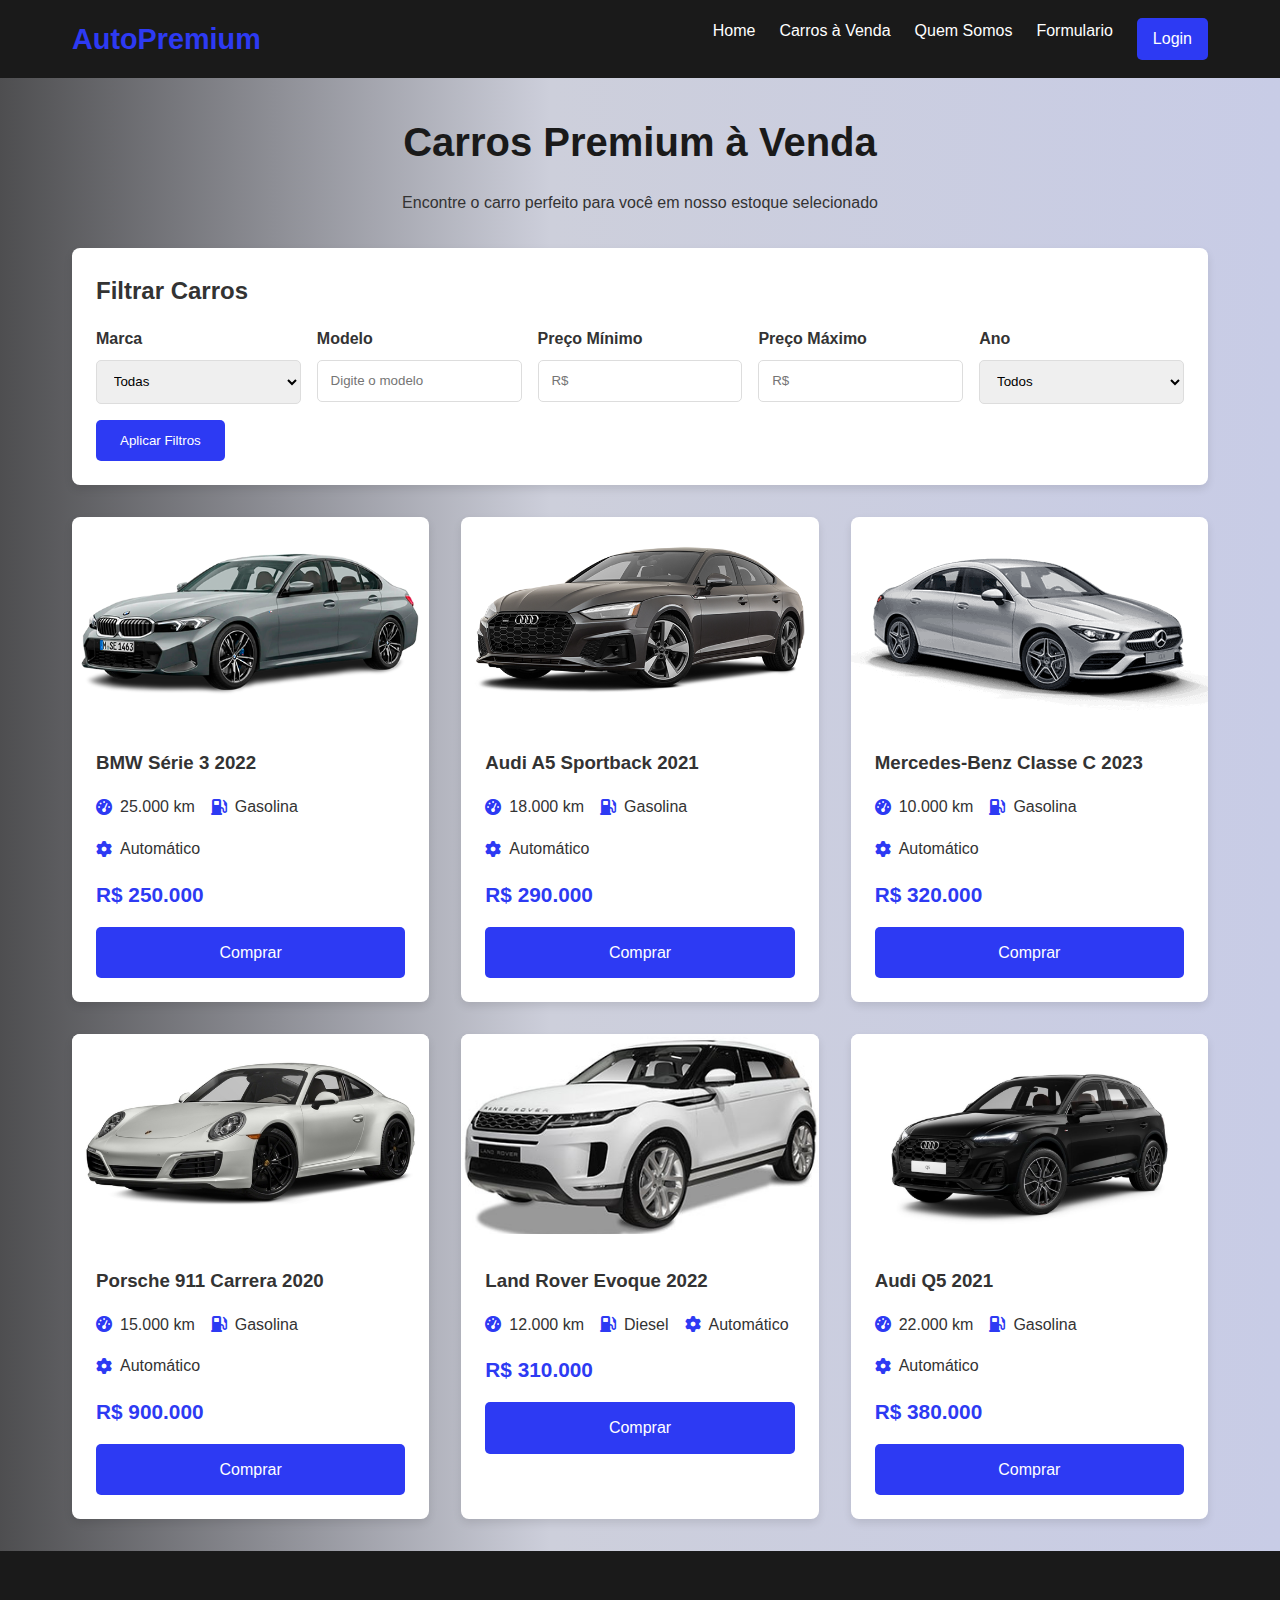
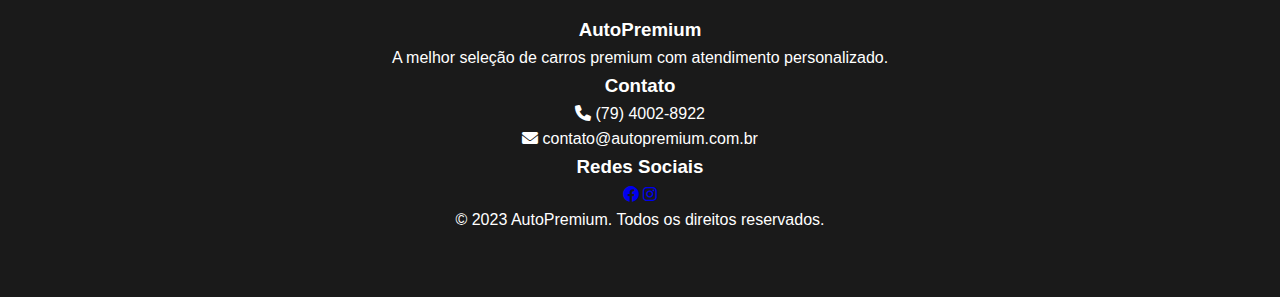
<file: carros.html>
<!DOCTYPE html>
<html lang="pt-BR">
<head>
    <meta charset="UTF-8">
    <meta name="viewport" content="width=device-width, initial-scale=1.0">
    <title>Carros à Venda - AutoPremium</title>
    <link rel="stylesheet" href="style.css">
    <link rel="stylesheet" href="https://cdnjs.cloudflare.com/ajax/libs/font-awesome/6.0.0-beta3/css/all.min.css">
</head>
<body>
    <header>
        <nav>
            <div class="logo">AutoPremium</div>
            <ul class="nav-links">
                <li><a href="index.html">Home</a></li>
                <li><a href="carros.html">Carros à Venda</a></li>
                <li><a href="quem-somos.html">Quem Somos</a></li>
                <li><a href="formulario.html">Formulario</a></li>
                <li><a href="login.html" class="btn">Login</a></li>
            </ul>
        </nav>
    </header>

    <div class="container">
        <section class="cars-cab">
            <h1>Carros Premium à Venda</h1>
            <p>Encontre o carro perfeito para você em nosso estoque selecionado</p>
        </section>

        <section class="filtro-sel">
            <h2>Filtrar Carros</h2>
            <div class="filtro-op">
                <div class="filtro-grupo">
                    <label for="brand">Marca</label>
                    <select id="brand">
                        <option value="">Todas</option>
                        <option value="audi">Audi</option>
                        <option value="bmw">BMW</option>
                        <option value="mercedes">Mercedes-Benz</option>
                        <option value="porsche">Porsche</option>
                        <option value="landrover">Land Rover</option>
                    </select>
                </div>
                <div class="filtro-grupo">
                    <label for="model">Modelo</label>
                    <input type="text" id="model" placeholder="Digite o modelo">
                </div>
                <div class="filtro-grupo">
                    <label for="price-min">Preço Mínimo</label>
                    <input type="number" id="price-min" placeholder="R$">
                </div>
                <div class="filtro-grupo">
                    <label for="price-max">Preço Máximo</label>
                    <input type="number" id="price-max" placeholder="R$">
                </div>
                <div class="filtro-grupo">
                    <label for="year">Ano</label>
                    <select id="year">
                        <option value="">Todos</option>
                        <option value="2023">2023</option>
                        <option value="2022">2022</option>
                        <option value="2021">2021</option>
                        <option value="2020">2020</option>
                    </select>
                </div>
            </div>
            <button class="apply-filters">Aplicar Filtros</button>
        </section>

        <section class="car-list">
            <div class="car-item">
                <img src="imagens/bmw32.png" alt="BMW Série 3">
                <div class="car-details">
                    <h3>BMW Série 3 2022</h3>
                    <div class="car-especificacoes">
                        <div class="car-especificacao">
                            <i class="fas fa-tachometer-alt"></i>
                            <span>25.000 km</span>
                        </div>
                        <div class="car-especificacao">
                            <i class="fas fa-gas-pump"></i>
                            <span>Gasolina</span>
                        </div>
                        <div class="car-especificacao">
                            <i class="fas fa-cog"></i>
                            <span>Automático</span>
                        </div>
                    </div>
                    <p class="car-price">R$ 250.000</p>
                    <a href="#" class="compra">Comprar</a>
                </div>
            </div>

            <div class="car-item">
                <img src="imagens/audia5sb.png" alt="Audi A5">
                <div class="car-details">
                    <h3>Audi A5 Sportback 2021</h3>
                    <div class="car-especificacoes">
                        <div class="car-especificacao">
                            <i class="fas fa-tachometer-alt"></i>
                            <span>18.000 km</span>
                        </div>
                        <div class="car-especificacao">
                            <i class="fas fa-gas-pump"></i>
                            <span>Gasolina</span>
                        </div>
                        <div class="car-especificacao">
                            <i class="fas fa-cog"></i>
                            <span>Automático</span>
                        </div>
                    </div>
                    <p class="car-price">R$ 290.000</p>
                    <a href="#" class="compra">Comprar</a>
                </div>
            </div>

            <div class="car-item">
                <img src="imagens/Mercedes-Benz-CLA-200-AMG-PNG-1.png" alt="Mercedes-Benz Classe C">
                <div class="car-details">
                    <h3>Mercedes-Benz Classe C 2023</h3>
                    <div class="car-especificacoes">
                        <div class="car-especificacao">
                            <i class="fas fa-tachometer-alt"></i>
                            <span>10.000 km</span>
                        </div>
                        <div class="car-especificacao">
                            <i class="fas fa-gas-pump"></i>
                            <span>Gasolina</span>
                        </div>
                        <div class="car-especificacao">
                            <i class="fas fa-cog"></i>
                            <span>Automático</span>
                        </div>
                    </div>
                    <p class="car-price">R$ 320.000</p>
                    <a href="#" class="compra">Comprar</a>
                </div>
            </div>

            <div class="car-item">
                <img src="imagens/porsche911.jpg" alt="Porsche 911">
                <div class="car-details">
                    <h3>Porsche 911 Carrera 2020</h3>
                    <div class="car-especificacoes">
                        <div class="car-especificacao">
                            <i class="fas fa-tachometer-alt"></i>
                            <span>15.000 km</span>
                        </div>
                        <div class="car-especificacao">
                            <i class="fas fa-gas-pump"></i>
                            <span>Gasolina</span>
                        </div>
                        <div class="car-especificacao">
                            <i class="fas fa-cog"></i>
                            <span>Automático</span>
                        </div>
                    </div>
                    <p class="car-price">R$ 900.000</p>
                    <a href="#" class="compra">Comprar</a>
                </div>
            </div>

            <div class="car-item">
                <img src="imagens/evoque2022.jpg" alt="Land Rover Evoque">
                <div class="car-details">
                    <h3>Land Rover Evoque 2022</h3>
                    <div  class="car-especificacoes">
                        <div class="car-especificacao">
                            <i class="fas fa-tachometer-alt"></i>
                            <span>12.000 km</span>
                        </div>
                        <div class="car-especificacao">
                            <i class="fas fa-gas-pump"></i>
                            <span>Diesel</span>
                        </div>
                        <div class="car-especificacao">
                            <i class="fas fa-cog"></i>
                            <span>Automático</span>
                        </div>
                    </div>
                    <p class="car-price">R$ 310.000</p>
                    <a href="#" class="compra">Comprar</a>
                </div>
            </div>

            <div class="car-item">
                <img src="imagens/audi-q5.jpeg" alt="Audi Q5">
                <div class="car-details">
                    <h3>Audi Q5 2021</h3>
                    <div class="car-especificacoes">
                        <div class="car-especificacao">
                            <i class="fas fa-tachometer-alt"></i>
                            <span>22.000 km</span>
                        </div>
                        <div class="car-especificacao">
                            <i class="fas fa-gas-pump"></i>
                            <span>Gasolina</span>
                        </div>
                        <div class="car-especificacao">
                            <i class="fas fa-cog"></i>
                            <span>Automático</span>
                        </div>
                    </div>
                    <p class="car-price">R$ 380.000</p>
                    <a href="#" class="compra">Comprar</a>
                </div>
            </div>
        </section>
    </div>

    <footer>
        <div class="container">
            <div class="footer-content">
                <div class="footer-section">
                    <h3>AutoPremium</h3>
                    <p>A melhor seleção de carros premium com atendimento personalizado.</p>
                </div>
                <div class="footer-section">
                    <h3>Contato</h3>
                    <p><i class="fas fa-phone"></i> (79) 4002-8922</p>
                    <p><i class="fas fa-envelope"></i> contato@autopremium.com.br</p>
                </div>
                <div class="footer-section">
                    <h3>Redes Sociais</h3>
                    <div class="social-icons">
                        <a href="https://www.facebook.com/diegosilva.alves.1/"><i class="fab fa-facebook"></i></a>
                        <a href="https://www.instagram.com/diialvees/"><i class="fab fa-instagram"></i></a>
                        
                    </div>
                </div>
            </div>
            <div >
                <p>&copy; 2023 AutoPremium. Todos os direitos reservados.</p>
            </div>
        </div>
    </footer>
</body>
</html>
</file>
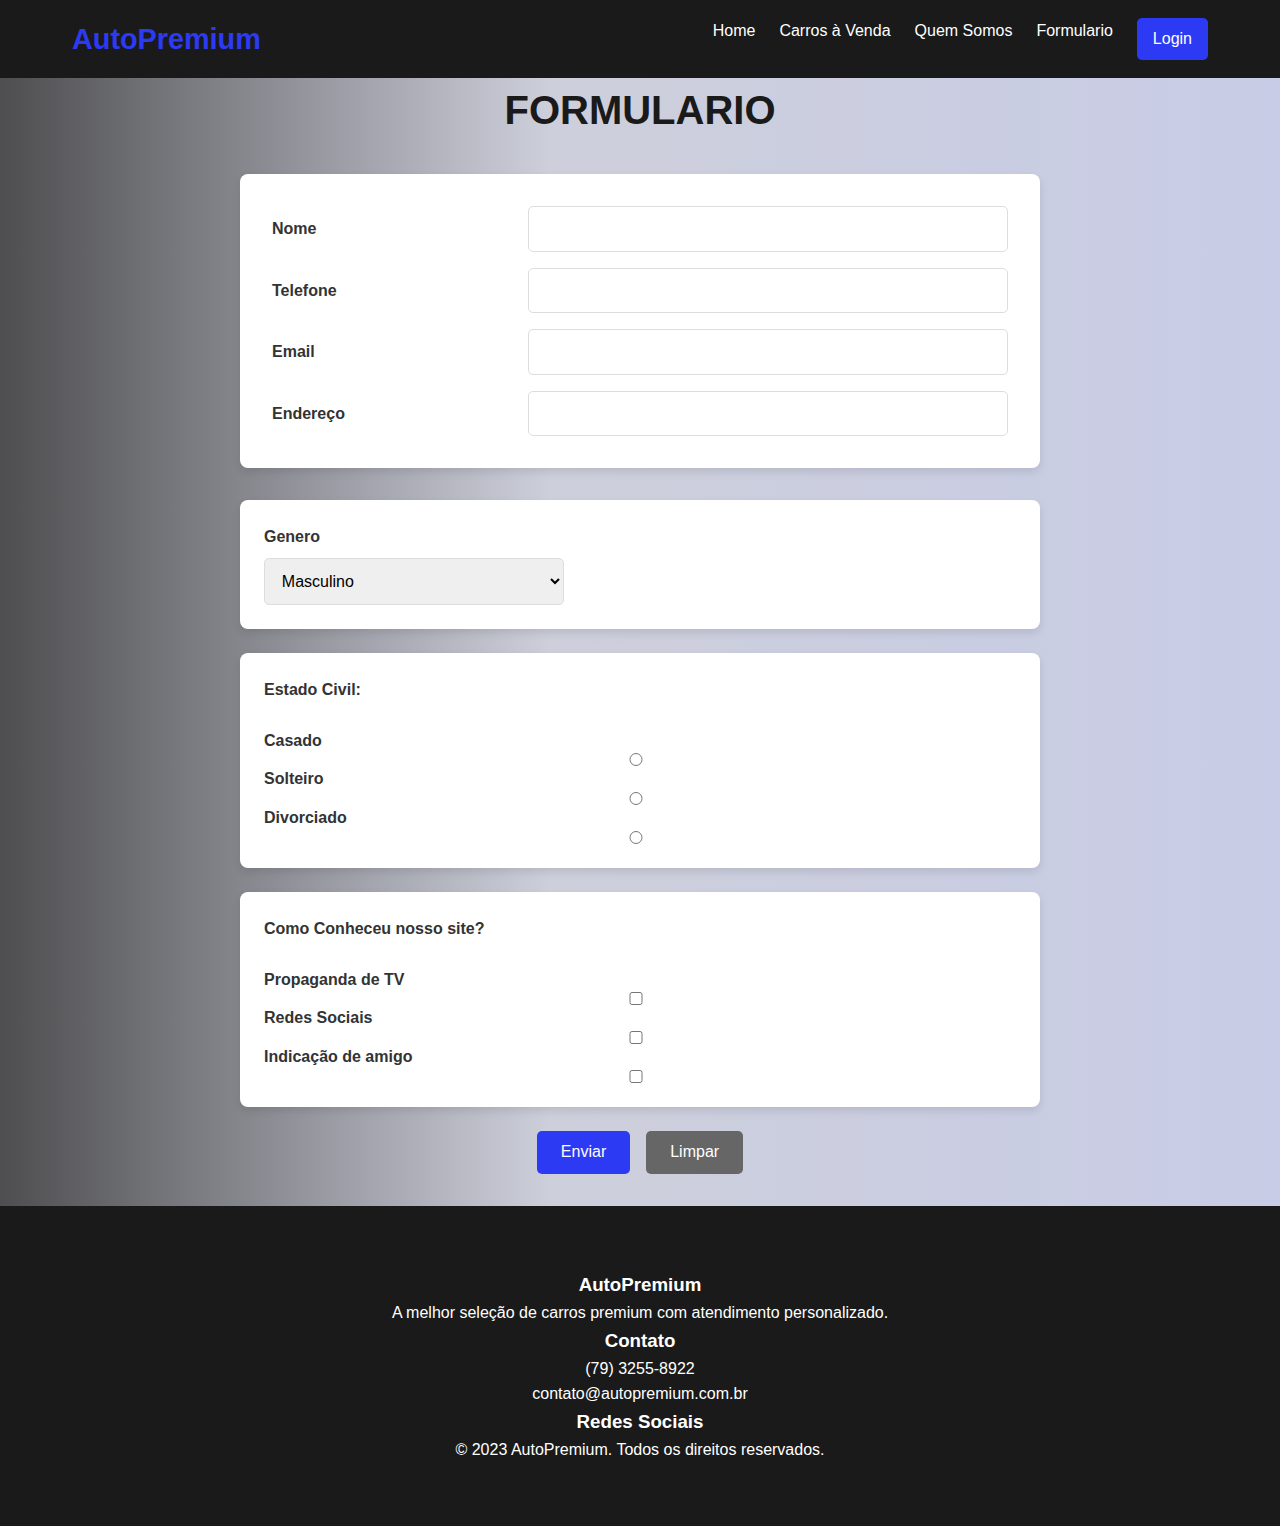
<file: formulario.html>
<!DOCTYPE html>
<html lang="pt-br">

<head>
    <meta charset="UTF-8">
    <meta name="viewport" content="width=device-width, initial-scale=1.0">
    <title>HomePage</title>
    <link rel="stylesheet" href="style.css">
</head>

<body>
    <header>
        <nav>
            <div class="logo">AutoPremium</div>
            <ul class="nav-links">
                <li><a href="index.html">Home</a></li>
                <li><a href="carros.html">Carros à Venda</a></li>
                <li><a href="quem-somos.html">Quem Somos</a></li>
                <li><a href="formulario.html">Formulario</a></li>
                <li><a href="login.html" class="btn">Login</a></li>

            </ul>
        </nav>
    </header>
    <h1>FORMULARIO</h1>

    <div class="container-form">
        <label for="">Nome</label>
        <input type="text" name="cliente" id="cliente">
        <label for="">Telefone</label>
        <input type="text" name="telefone" id="telefone">
        <label for="">Email</label>
        <input type="email" name="email" id="email">
        <label for="">Endereço</label>
        <input type="text" name="endereco" id="endereco">

    </div>

    <div class="genero">
        <label for="">Genero</label><br>
        <select name="" id="">
            <option value="">Masculino</option>
            <option value="">Feminino</option>
        </select>
    </div>


    <div class="estado-civil">
        <label for="">Estado Civil:</label><br>
       
        <label for="">Casado</label>
        <input type="radio" value="Casado" name="estado">
       
        <label for="">Solteiro</label>
        <input type="radio" value="Solteiro" name="estado">
       
        <label for="">Divorciado</label>
        <input type="radio" value="Divorciado" name="estado">
    </div>

    <div class="indicacao">
        <label for="">Como Conheceu nosso site?</label><br>
       
        <label for="">Propaganda de TV</label>
        <input type="checkbox" name="informacao" id="" value="Jornal">
        
        <label for="">Redes Sociais</label>
        <input type="checkbox" name="informacao" id="" value="redes sociais">
       
        <label for="">Indicação de amigo</label>
        <input type="checkbox" name="informacao" id="" value="amigo">
       
    </div>
    <div class="button">
        <button value="enviar" name="enviar">Enviar</button>
        <input type="button" value="Limpar">
    </div>
     <footer>
        <div class="container">
            <div class="footer-content">
                <div class="footer-section">
                    <h3>AutoPremium</h3>
                    <p>A melhor seleção de carros premium com atendimento personalizado.</p>
                </div>
                <div class="footer-section">
                    <h3>Contato</h3>
                    <p><i class="fas fa-phone"></i> (79) 3255-8922</p>
                    <p><i class="fas fa-envelope"></i> contato@autopremium.com.br</p>
                </div>
                <div class="footer-section">
                    <h3>Redes Sociais</h3>
                    <div class="social-icons">
                        <a href="https://www.facebook.com/diegosilva.alves.1/"><i class="fab fa-facebook"></i></a>
                        <a href="https://www.instagram.com/diialvees/"><i class="fab fa-instagram"></i></a>
                        
                    </div>
                </div>
            </div>
            <div>
                <p>&copy; 2023 AutoPremium. Todos os direitos reservados.</p>
            </div>
        </div>
    </rodape>
</body>

</html>
</file>
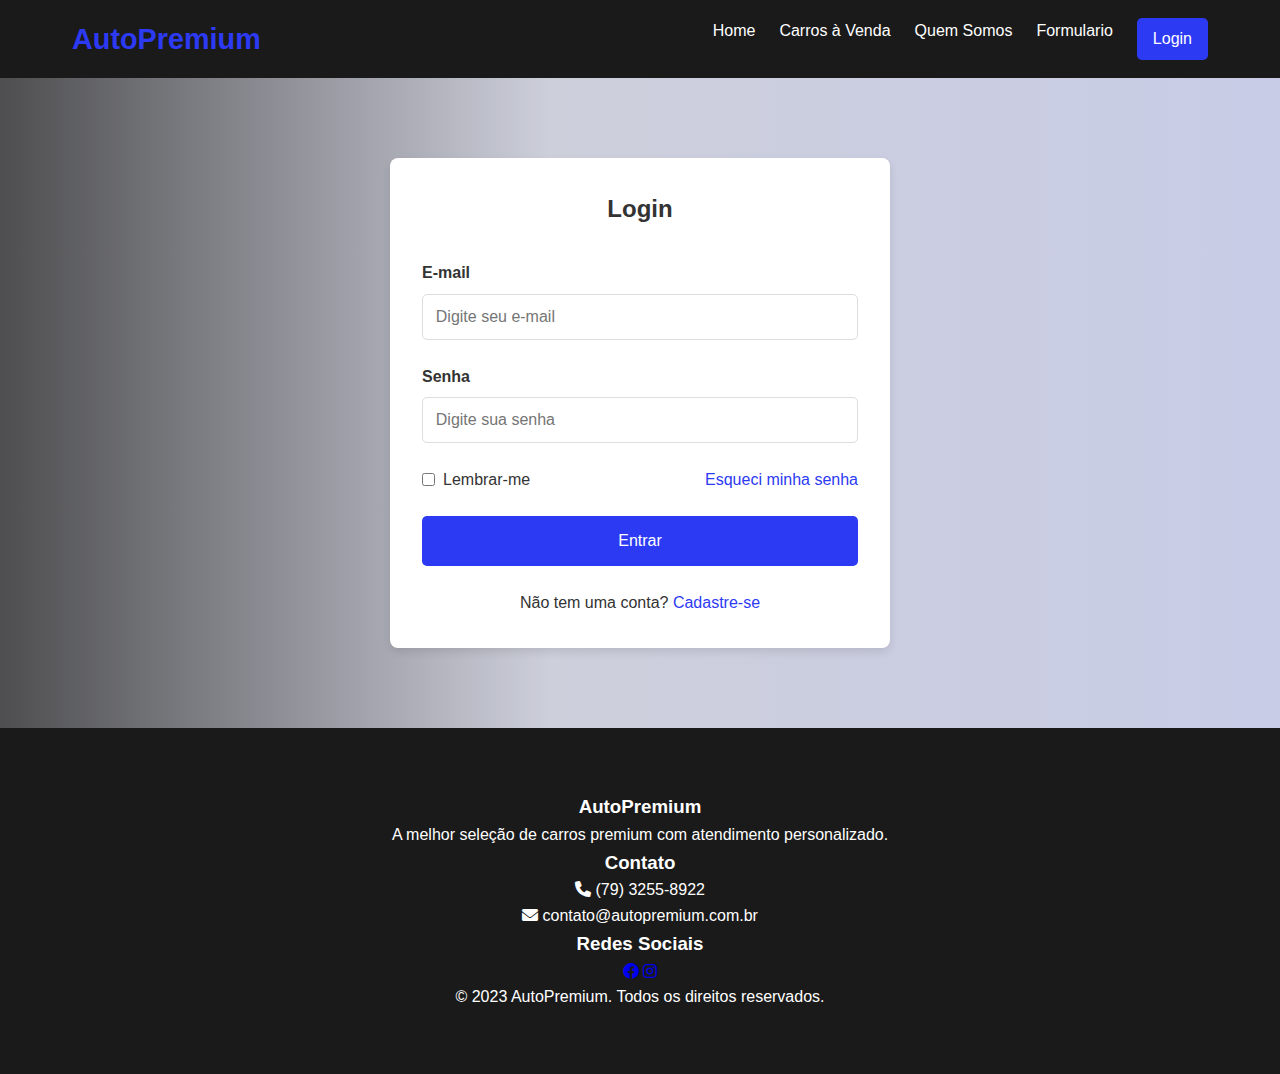
<file: login.html>
<!DOCTYPE html>
<html lang="pt-BR">
<head>
    <meta charset="UTF-8">
    <meta name="viewport" content="width=device-width, initial-scale=1.0">
    <title>Login - AutoPremium</title>
    <link rel="stylesheet" href="style.css">
    <link rel="stylesheet" href="https://cdnjs.cloudflare.com/ajax/libs/font-awesome/6.0.0-beta3/css/all.min.css">
</head>
<body>
    <header>
        <nav>
            <div class="logo">AutoPremium</div>
            <ul class="nav-links">
                <li><a href="index.html">Home</a></li>
                <li><a href="carros.html">Carros à Venda</a></li>
                <li><a href="quem-somos.html">Quem Somos</a></li>
                <li><a href="formulario.html">Formulario</a></li>
                <li><a href="login.html" class="btn">Login</a></li>
            </ul>
        </nav>
    </header>

    <div class="login-container">
        <h2>Login</h2>
        <form>
            <div class="form-group">
                <label for="email">E-mail</label>
                <input type="email" id="email" placeholder="Digite seu e-mail" required>
            </div>
            <div class="form-group">
                <label for="password">Senha</label>
                <input type="password" id="password" placeholder="Digite sua senha" required>
            </div>
            <div class="login-options">
                <div class="remember-me">
                    <input type="checkbox" id="remember">
                    <label for="remember">Lembrar-me</label>
                </div>
                <div class="forgot-password">
                    <a href="#">Esqueci minha senha</a>
                </div>
            </div>
            <button type="submit" class="login-btn">Entrar</button>
        </form>
        <div class="register-link">
            <p>Não tem uma conta? <a href="#">Cadastre-se</a></p>
        </div>
    </div>

    <footer>
        <div class="container">
            <div class="footer-content">
                <div class="footer-section">
                    <h3>AutoPremium</h3>
                    <p>A melhor seleção de carros premium com atendimento personalizado.</p>
                </div>
                <div class="footer-section">
                    <h3>Contato</h3>
                    <p><i class="fas fa-phone"></i> (79) 3255-8922</p>
                    <p><i class="fas fa-envelope"></i> contato@autopremium.com.br</p>
                </div>
                <div class="footer-section">
                    <h3>Redes Sociais</h3>
                    <div class="social-icons">
                        <a href="https://www.facebook.com/diegosilva.alves.1/"><i class="fab fa-facebook"></i></a>
                        <a href="https://www.instagram.com/diialvees/"><i class="fab fa-instagram"></i></a>
                
                    </div>
                </div>
            </div>
            <div
            >
                <p>&copy; 2023 AutoPremium. Todos os direitos reservados.</p>
            </div>
        </div>
    </footer>
</body>
</html>
</file>
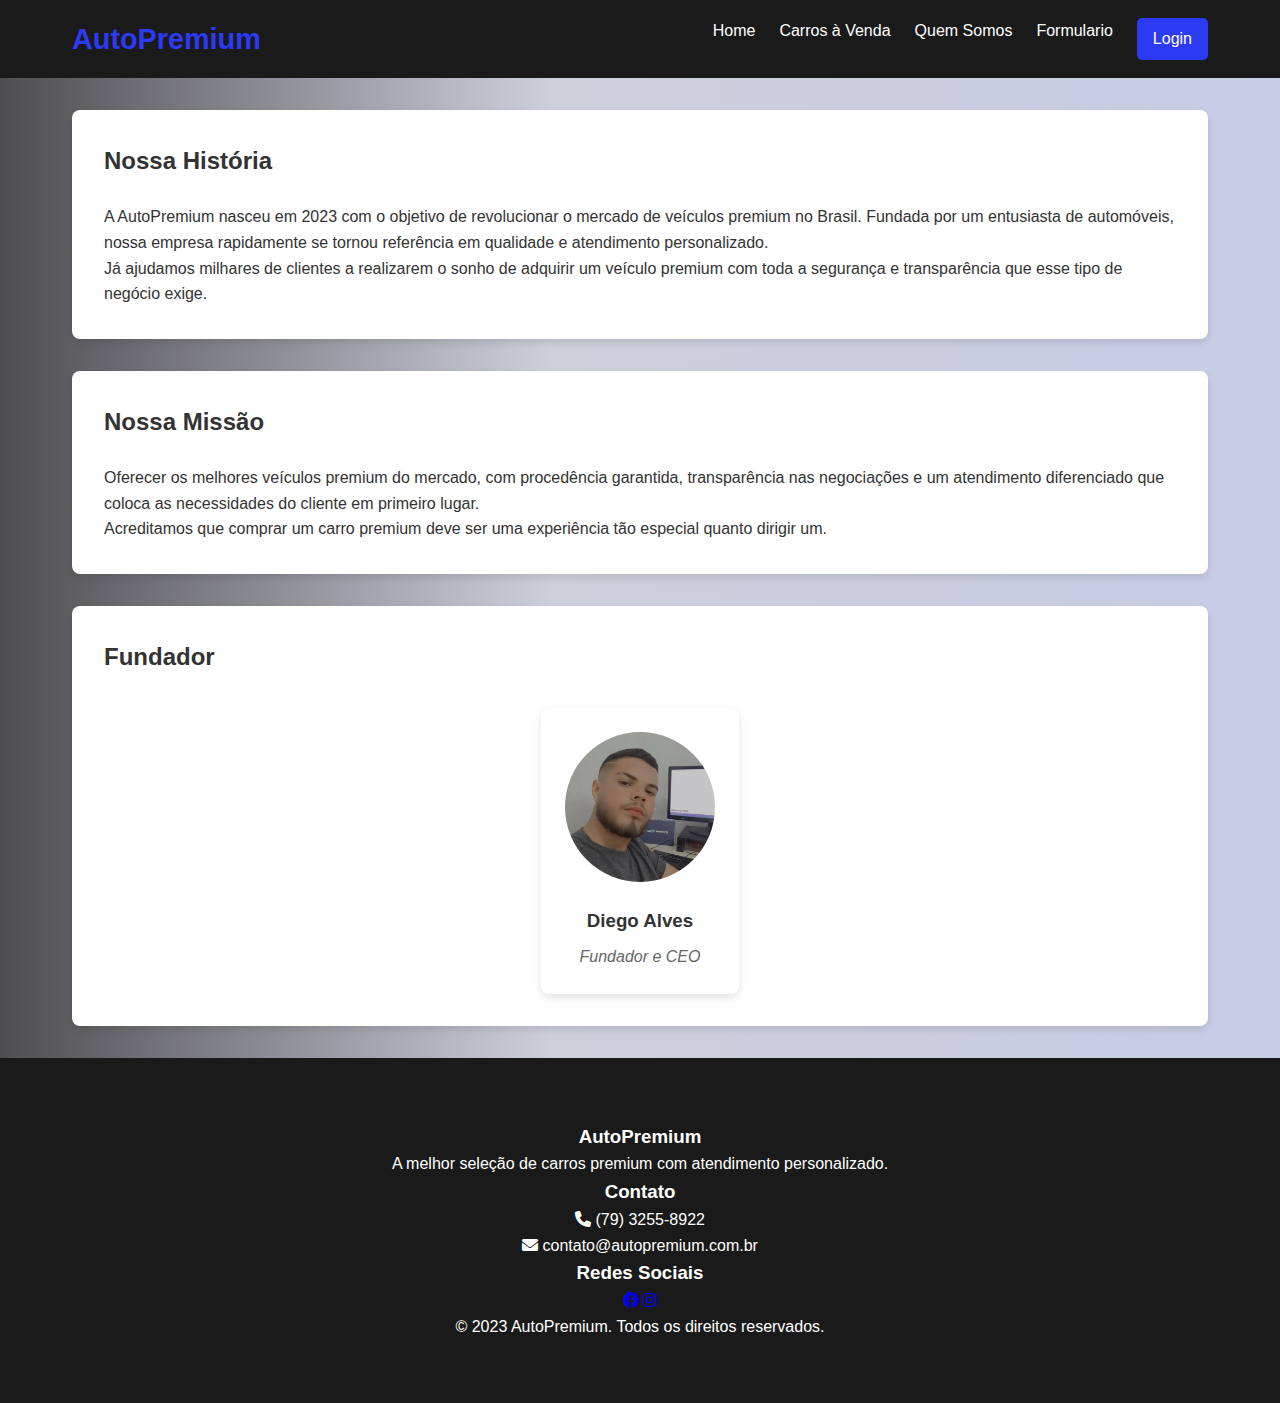
<file: quem-somos.html>
<!DOCTYPE html>
<html lang="pt-BR">
<head>
    <meta charset="UTF-8">
    <meta name="viewport" content="width=device-width, initial-scale=1.0">
    <title>Quem Somos - AutoPremium</title>
    <link rel="stylesheet" href="style.css">
    <link rel="stylesheet" href="https://cdnjs.cloudflare.com/ajax/libs/font-awesome/6.0.0-beta3/css/all.min.css">
</head>
<body>
    <header>
        <nav>
            <div class="logo">AutoPremium</div>
            <ul class="nav-links">
                <li><a href="index.html">Home</a></li>
                <li><a href="carros.html">Carros à Venda</a></li>
                <li><a href="quem-somos.html">Quem Somos</a></li>
                <li><a href="formulario.html">Formulario</a></li>
                <li><a href="login.html" class="btn">Login</a></li>
            </ul>
        </nav>
    </header>

    <div class="container">
        <section class="about-section">
            <h2>Nossa História</h2>
            <p>A AutoPremium nasceu em 2023 com o objetivo de revolucionar o mercado de veículos premium no Brasil. Fundada por um  entusiasta de automóveis, nossa empresa rapidamente se tornou referência em qualidade e atendimento personalizado.</p>
            <p>Já ajudamos milhares de clientes a realizarem o sonho de adquirir um veículo premium com toda a segurança e transparência que esse tipo de negócio exige.</p>
        </section>

        <section class="about-section">
            <h2>Nossa Missão</h2>
            <p>Oferecer os melhores veículos premium do mercado, com procedência garantida, transparência nas negociações e um atendimento diferenciado que coloca as necessidades do cliente em primeiro lugar.</p>
            <p>Acreditamos que comprar um carro premium deve ser uma experiência tão especial quanto dirigir um.</p>
        </section>

        <section class="about-section">
            <h2>Fundador</h2>
            <p></p>
            
            <div class="team-section">
                <div class="team-member">
                    <img src="imagens/ft2.jpg" alt="Diego Alves">
                    <h3>Diego Alves</h3>
                    <p>Fundador e CEO</p>
                </div>
        
        </section>
    </div>

    <footer>
        <div class="container">
            <div class="rodape-content">
                <div class="footer-section">
                    <h3>AutoPremium</h3>
                    <p>A melhor seleção de carros premium com atendimento personalizado.</p>
                </div>
                <div class="footer-section">
                    <h3>Contato</h3>
                    <p><i class="fas fa-phone"></i> (79) 3255-8922</p>
                    <p><i class="fas fa-envelope"></i> contato@autopremium.com.br</p>
                </div>
                <div class="footer-section">
                    <h3>Redes Sociais</h3>
                    <div class="social-icons">
                        <a href="https://www.facebook.com/diegosilva.alves.1/"><i class="fab fa-facebook"></i></a>
                        <a href="https://www.instagram.com/diialvees/"><i class="fab fa-instagram"></i></a>
                        
                    </div>
                </div>
            </div>
            <div>
                <p>&copy; 2023 AutoPremium. Todos os direitos reservados.</p>
            </div>
        </div>
    </footer>
</body>
</html>
</file>
<file: style.css>
/* Estilos Gerais */
* {
    margin: 0;
    padding: 0;
    box-sizing: border-box;
    font-family: 'Arial', sans-serif;
}

body {
    background: rgb(78,78,80);
    background: linear-gradient(90deg, rgba(78,78,80,1) 0%, rgba(205,207,219,1) 43%, rgba(200,204,230,1) 100%);
    color: #333;
    line-height: 1.6;
}

header {
    background-color: #1a1a1a;
    color: white;
    padding: 1rem 0;
    position: sticky;
    top: 0;
    z-index: 100;
}

nav {
    display: flex;
    justify-content: space-between;
    align-items: center;
    max-width: 1200px;
    margin: 0 auto;
    padding: 0 2rem;
}

.logo {
    font-size: 1.8rem;
    font-weight: bold;
    color:  #2d3af3;
}

.nav-links {
    display: flex;
    list-style: none;
}

.nav-links li {
    margin-left: 1.5rem;
}

.nav-links a {
    color: white;
    text-decoration: none;
    transition: color 0.3s;
}

.nav-links a:hover {
    color:  #2d3af3;
}

.btn {
    display: inline-block;
    background-color:  #2d3af3;
    color: white;
    padding: 0.5rem 1rem;
    border: none;
    border-radius: 5px;
    cursor: pointer;
    text-decoration: none;
    transition: background-color 0.3s;
}

.btn:hover {
    background-color: #60b0fa;
}

.container {
    max-width: 1200px;
    margin: 2rem auto;
    padding: 0 2rem;
}

footer {
    background-color: #1a1a1a;
    color: white;
    text-align: center;
    padding: 2rem 0;
    margin-top: 2rem;
}

/* Estilos Específicos para Home */
.hero {
    background-image: linear-gradient(rgba(0, 0, 0, 0.7), rgba(0, 0, 0, 0.7)), url('images/car-banner.jpg');
    background-size: cover;
    background-position: center;
    height: 60vh;
    display: flex;
    flex-direction: column;
    justify-content: center;
    align-items: center;
    text-align: center;
    color: white;
}

.hero h1 {
    font-size: 3rem;
    margin-bottom: 1rem;
}

.hero p {
    font-size: 1.2rem;
    margin-bottom: 2rem;
    max-width: 800px;
}

.apres-cars {
    margin: 4rem 0;
}

.apres-cars h2 {
    text-align: center;
    margin-bottom: 2rem;
    font-size: 2rem;
}

.car-grid {
    display: grid;
    grid-template-columns: repeat(auto-fill, minmax(300px, 1fr));
    gap: 2rem;
}

.car-card {
    background-color: white;
    border-radius: 8px;
    overflow: hidden;
    box-shadow: 0 4px 8px rgba(0, 0, 0, 0.1);
    transition: transform 0.3s;
}

.car-card:hover {
    transform: translateY(-10px);
}

.car-card img {
    width: 100%;
    height: 200px;
    object-fit: cover;
}

.car-info {
    padding: 1.5rem;
}

.car-info h3 {
    margin-bottom: 0.5rem;
}

.car-info p {
    margin-bottom: 1rem;
    color: #666;
}

.price {
    font-weight: bold;
    color:  #2d3af3;
    font-size: 1.2rem;
}

/* Estilos para Página de Login */
.login-container {
    max-width: 500px;
    margin: 5rem auto;
    background-color: white;
    padding: 2rem;
    border-radius: 8px;
    box-shadow: 0 4px 8px rgba(0, 0, 0, 0.1);
}

.login-container h2 {
    text-align: center;
    margin-bottom: 2rem;
    color: #333;
}

.form-group {
    margin-bottom: 1.5rem;
}

.form-group label {
    display: block;
    margin-bottom: 0.5rem;
    font-weight: bold;
}

.form-group input {
    width: 100%;
    padding: 0.8rem;
    border: 1px solid #ddd;
    border-radius: 5px;
    font-size: 1rem;
}

.login-options {
    display: flex;
    justify-content: space-between;
    align-items: center;
    margin-bottom: 1.5rem;
}

.remember-me {
    display: flex;
    align-items: center;
}

.remember-me input {
    margin-right: 0.5rem;
}

.forgot-password a {
    color:  #2d3af3;
    text-decoration: none;
}

.login-btn {
    width: 100%;
    padding: 1rem;
    background-color: #2d3af3;
    color: white;
    border: none;
    border-radius: 5px;
    font-size: 1rem;
    cursor: pointer;
    transition: background-color 0.3s;
}

.login-btn:hover {
    background-color: #60b0fa;
}

.register-link {
    text-align: center;
    margin-top: 1.5rem;
}

.register-link a {
    color:  #2d3af3;
    text-decoration: none;
}

/* Estilos para Quem Somos */
.about-section {
    background-color: white;
    padding: 2rem;
    border-radius: 8px;
    box-shadow: 0 4px 8px rgba(0, 0, 0, 0.1);
    margin-bottom: 2rem;
}

.about-section h2 {
    margin-bottom: 1.5rem;
    color: #333;
}

.team-section {
    display: flex;
    justify-content: center;
    grid-template-columns: repeat(auto-fill, minmax(250px, 1fr));
    flex: 5rem;
    margin-top: 2rem;
}

.team-member {
    background-color: white;
    padding: 1.5rem;
    border-radius: 8px;
    box-shadow: 0 4px 8px rgba(0, 0, 0, 0.1);
    text-align: center;
}

.team-member img {
    width: 150px;
    height: 150px;
    border-radius: 50%;
    object-fit: cover;
    margin-bottom: 1rem;
}

.team-member h3 {
    margin-bottom: 0.5rem;
}

.team-member p {
    color: #666;
    font-style: italic;
}

/* Estilos para Página de Carros à Venda */
.cars-cab {
    text-align: center;
    margin-bottom: 2rem;
}

.cars-cab h1 {
    font-size: 2.5rem;
    margin-bottom: 1rem;
}

.filtro-sel {
    background-color: white;
    padding: 1.5rem;
    border-radius: 8px;
    box-shadow: 0 4px 8px rgba(0, 0, 0, 0.1);
    margin-bottom: 2rem;
}

.filtro-sel h2 {
    margin-bottom: 1rem;
}

.filtro-op {
    display: flex;
    flex-wrap: wrap;
    gap: 1rem;
}

.filtro-grupo {
    flex: 1;
    min-width: 200px;
}

.filtro-grupo label {
    display: block;
    margin-bottom: 0.5rem;
    font-weight: bold;
}

.filtro-grupo select,
.filtro-grupo input {
    width: 100%;
    padding: 0.8rem;
    border: 1px solid #ddd;
    border-radius: 5px;
}

.apply-filters {
    display: block;
    margin-top: 1rem;
    padding: 0.8rem 1.5rem;
    background-color: #2d3af3;
    color: white;
    border: none;
    border-radius: 5px;
    cursor: pointer;
}

.apply-filters:hover {
    background-color: #60b0fa;
}

.car-list {
    display: grid;
    grid-template-columns: repeat(auto-fill, minmax(300px, 1fr));
    gap: 2rem;
}

.car-item {
    background-color: white;
    border-radius: 8px;
    overflow: hidden;
    box-shadow: 0 4px 8px rgba(0, 0, 0, 0.1);
    transition: transform 0.3s;
}

.car-item:hover {
    transform: translateY(-5px);
}

.car-item img {
    width: 100%;
    height: 200px;
    object-fit: cover;
}

.car-details {
    padding: 1.5rem;
}

.car-details h3 {
    margin-bottom: 0.5rem;
}

.car-especificacoes {
    display: flex;
    flex-wrap: wrap;
    gap: 1rem;
    margin: 1rem 0;
}

.car-especificacao {
    display: flex;
    align-items: center;
}

.car-especificacao i {
    margin-right: 0.5rem;
    color:  #2d3af3;
}

.car-price {
    font-weight: bold;
    color:  #2d3af3;
    font-size: 1.3rem;
    margin: 1rem 0;
}

.compra{
    display: block;
    text-align: center;
    padding: 0.8rem;
    background-color:  #2d3af3;
    color: white;
    text-decoration: none;
    border-radius: 5px;
    transition: background-color 0.3s;
}

.compra:hover {
    background-color: #60b0fa;
}

h1 {
    text-align: center;
    margin-bottom: 2rem;
    color: #1a1a1a;
    font-size: 2.5rem;
}

.container-form {
    background-color: white;
    padding: 2rem;
    border-radius: 8px;
    box-shadow: 0 4px 8px rgba(0, 0, 0, 0.1);
    max-width: 800px;
    margin: 0 auto 2rem auto;
    display: grid;
    grid-template-columns: 1fr 2fr;
    gap: 1rem;
    align-items: center;
}

.container-form label {
    font-weight: bold;
    color: #333;
}

.container-form input {
    padding: 0.8rem;
    border: 1px solid #ddd;
    border-radius: 5px;
    font-size: 1rem;
    width: 100%;
}

.genero, .estado-civil, .indicacao {
    background-color: white;
    padding: 1.5rem;
    border-radius: 8px;
    box-shadow: 0 4px 8px rgba(0, 0, 0, 0.1);
    max-width: 800px;
    margin: 0 auto 1.5rem auto;
}

.genero label, .estado-civil label, .indicacao label {
    font-weight: bold;
    color: #333;
    margin-right: 1rem;
}

.genero select {
    padding: 0.8rem;
    border: 1px solid #ddd;
    border-radius: 5px;
    font-size: 1rem;
    width: 100%;
    max-width: 300px;
    margin-top: 0.5rem;
}

.estado-civil, .indicacao {
    display: flex;
    flex-direction: column;
}

.estado-civil div, .indicacao div {
    margin: 0.5rem 0;
    display: flex;
    align-items: center;
}

.estado-civil input[type="radio"], .indicacao input[type="checkbox"] {
    margin-right: 0.5rem;
}

.button {
    display: flex;
    justify-content: center;
    gap: 1rem;
    max-width: 800px;
    margin: 0 auto;
}

.button button, .button input[type="button"] {
    padding: 0.8rem 1.5rem;
    background-color: #2d3af3;
    color: white;
    border: none;
    border-radius: 5px;
    cursor: pointer;
    font-size: 1rem;
    transition: background-color 0.3s;
}

.button input[type="button"] {
    background-color: #666;
}

.button button:hover {
    background-color: #60b0fa;
}

.button input[type="button"]:hover {
    background-color: #888;
}
</file>
